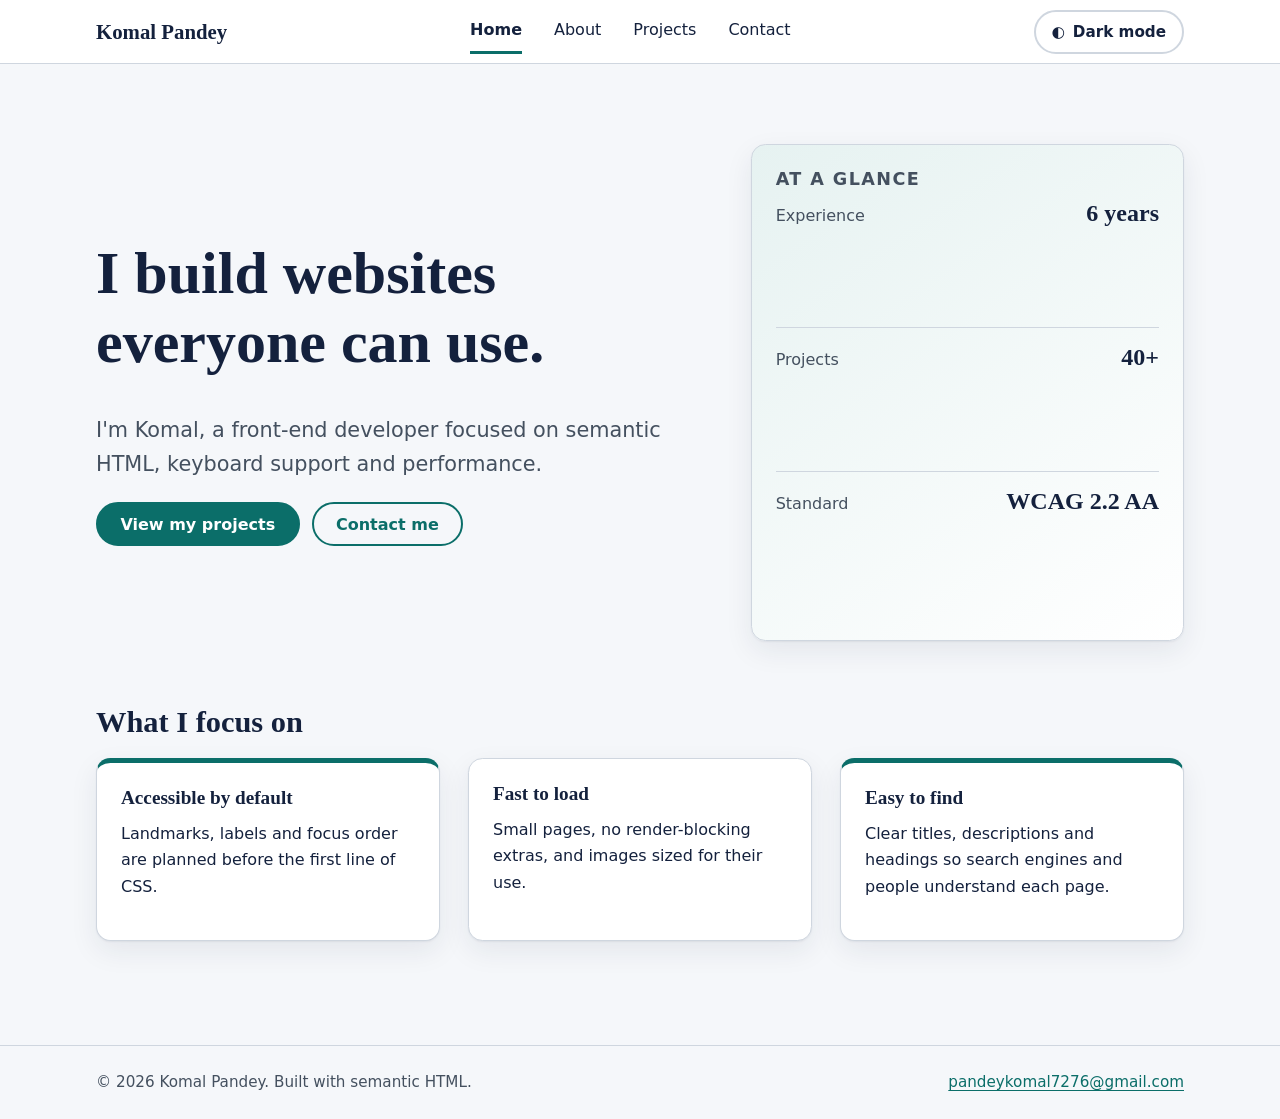
<file: index.html>
<!DOCTYPE html>
<html lang="en">
<head>
<meta charset="utf-8">
<meta name="viewport" content="width=device-width, initial-scale=1">
<title>Komal Pandey | Front-End Developer</title>
<meta name="description" content="Portfolio of Komal Pandey, a front-end developer building fast, accessible websites and web apps.">
<meta name="author" content="Komal Pandey">
<meta name="robots" content="index, follow">
<meta name="theme-color" content="#0b6e69">
<link rel="canonical" href="https://www.example.com/index.html">
<meta property="og:type" content="website">
<meta property="og:title" content="Komal Pandey | Front-End Developer">
<meta property="og:description" content="Portfolio of Komal Pandey, a front-end developer building fast, accessible websites and web apps.">
<meta property="og:url" content="https://www.example.com/index.html">
<meta name="twitter:card" content="summary">
<link rel="icon" href="data:image/svg+xml,%3Csvg xmlns=%27http://www.w3.org/2000/svg%27 viewBox=%270 0 32 32%27%3E%3Crect width=%2732%27 height=%2732%27 rx=%276%27 fill=%27%230b6e69%27/%3E%3Ctext x=%2716%27 y=%2723%27 font-size=%2720%27 text-anchor=%27middle%27 fill=%27white%27 font-family=%27Georgia%27%3EK%3C/text%3E%3C/svg%3E">
<link rel="stylesheet" href="styles.css">
<script src="theme.js"></script>
</head>
<body>
<a class="skip-link" href="#main">Skip to main content</a>
<header class="site-header"><div class="wrap"><a class="brand" href="index.html" aria-label="Komal Pandey, home">Komal Pandey</a><nav aria-label="Main"><ul class="nav-list"><li><a href="index.html" aria-current="page">Home</a></li><li><a href="about.html">About</a></li><li><a href="projects.html">Projects</a></li><li><a href="contact.html">Contact</a></li></ul></nav><button class="theme-toggle" type="button" aria-pressed="false"><span aria-hidden="true">◐</span><span>Dark mode</span></button></div></header>
<main id="main" tabindex="-1">
<div class="wrap">
<section class="hero" aria-labelledby="hero-title">
<div class="hero-copy">
<h1 id="hero-title">I build websites everyone can use.</h1>
<p class="lead">I'm Komal, a front-end developer focused on semantic HTML, keyboard support and performance.</p>
<div class="actions"><a class="btn" href="projects.html">View my projects</a><a class="btn btn-outline" href="contact.html">Contact me</a></div></div>
<aside class="hero-card" aria-labelledby="glance-title"><h2 id="glance-title">At a glance</h2><dl class="stats"><div><dt>Experience</dt><dd>6 years</dd></div><div><dt>Projects</dt><dd>40+</dd></div><div><dt>Standard</dt><dd>WCAG 2.2 AA</dd></div></dl></aside>
</section>
<section aria-labelledby="focus-title">
<h2 id="focus-title">What I focus on</h2>
<ul class="grid">
<li class="project"><h3>Accessible by default</h3><p>Landmarks, labels and focus order are planned before the first line of CSS.</p></li>
<li class="project"><h3>Fast to load</h3><p>Small pages, no render-blocking extras, and images sized for their use.</p></li>
<li class="project"><h3>Easy to find</h3><p>Clear titles, descriptions and headings so search engines and people understand each page.</p></li>
</ul>
</section>
</div>
</main>
<footer class="site-footer"><div class="wrap"><p>&copy; 2026 Komal Pandey. Built with semantic HTML.</p><nav aria-label="Footer"><a href="mailto:pandeykomal7276@gmail.com">pandeykomal7276@gmail.com</a></nav></div></footer>
</body>
</html>
</file>
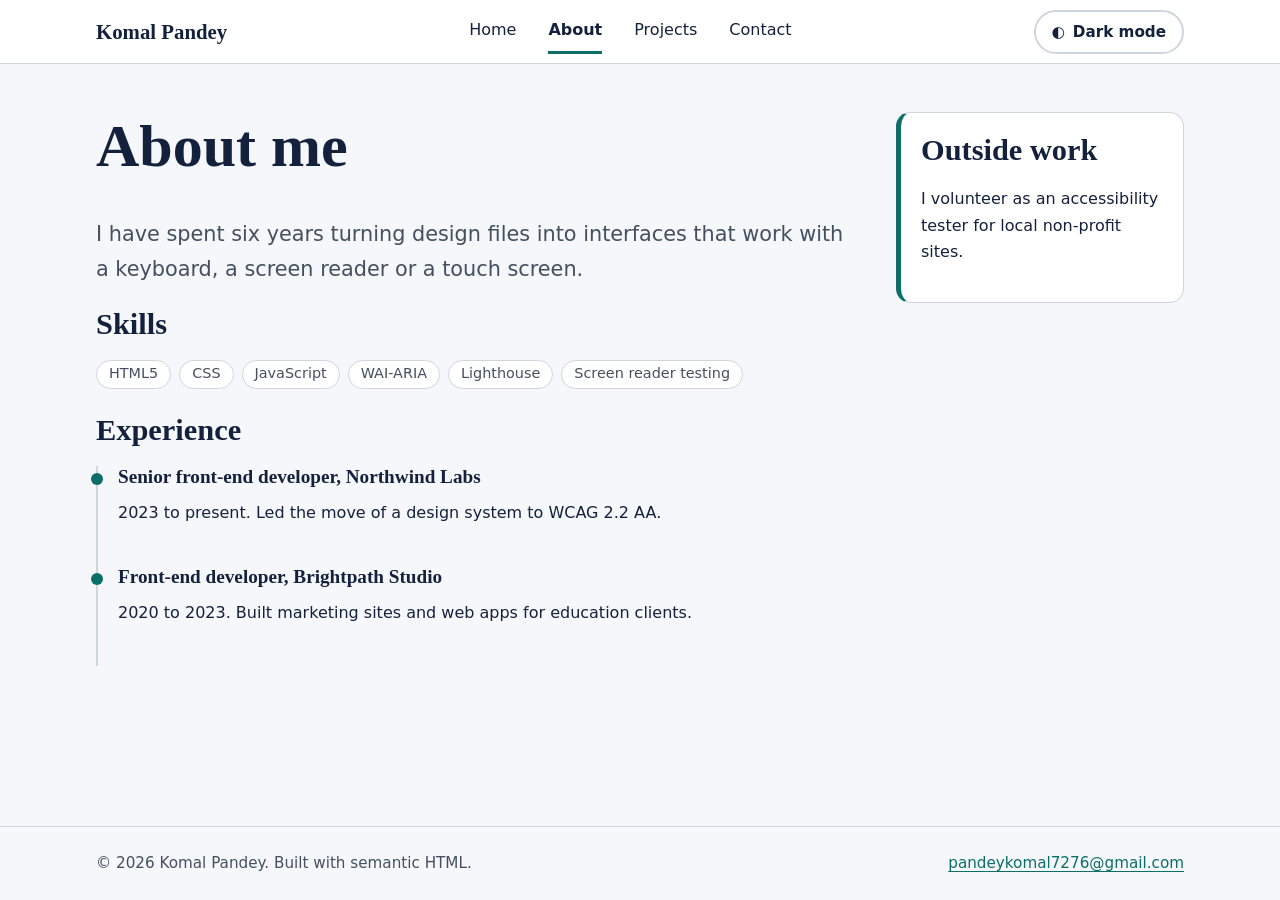
<file: about.html>
<!DOCTYPE html>
<html lang="en">
<head>
<meta charset="utf-8">
<meta name="viewport" content="width=device-width, initial-scale=1">
<title>About Komal Pandey | Front-End Developer</title>
<meta name="description" content="Learn about Komal Pandey's background, skills and experience building accessible web interfaces.">
<meta name="author" content="Komal Pandey">
<meta name="robots" content="index, follow">
<meta name="theme-color" content="#0b6e69">
<link rel="canonical" href="https://www.example.com/about.html">
<meta property="og:type" content="website">
<meta property="og:title" content="About Komal Pandey | Front-End Developer">
<meta property="og:description" content="Learn about Komal Pandey's background, skills and experience building accessible web interfaces.">
<meta property="og:url" content="https://www.example.com/about.html">
<meta name="twitter:card" content="summary">
<link rel="icon" href="data:image/svg+xml,%3Csvg xmlns=%27http://www.w3.org/2000/svg%27 viewBox=%270 0 32 32%27%3E%3Crect width=%2732%27 height=%2732%27 rx=%276%27 fill=%27%230b6e69%27/%3E%3Ctext x=%2716%27 y=%2723%27 font-size=%2720%27 text-anchor=%27middle%27 fill=%27white%27 font-family=%27Georgia%27%3EK%3C/text%3E%3C/svg%3E">
<link rel="stylesheet" href="styles.css">
<script src="theme.js"></script>
</head>
<body>
<a class="skip-link" href="#main">Skip to main content</a>
<header class="site-header"><div class="wrap"><a class="brand" href="index.html" aria-label="Komal Pandey, home">Komal Pandey</a><nav aria-label="Main"><ul class="nav-list"><li><a href="index.html">Home</a></li><li><a href="about.html" aria-current="page">About</a></li><li><a href="projects.html">Projects</a></li><li><a href="contact.html">Contact</a></li></ul></nav><button class="theme-toggle" type="button" aria-pressed="false"><span aria-hidden="true">◐</span><span>Dark mode</span></button></div></header>
<main id="main" tabindex="-1">
<div class="wrap about-layout">
<article aria-labelledby="about-title">
<h1 id="about-title">About me</h1>
<p class="lead">I have spent six years turning design files into interfaces that work with a keyboard, a screen reader or a touch screen.</p>
<section aria-labelledby="skills-title"><h2 id="skills-title">Skills</h2>
<ul class="tags"><li>HTML5</li><li>CSS</li><li>JavaScript</li><li>WAI-ARIA</li><li>Lighthouse</li><li>Screen reader testing</li></ul></section>
<section aria-labelledby="exp-title"><h2 id="exp-title">Experience</h2>
<ol class="timeline">
<li><h3>Senior front-end developer, Northwind Labs</h3><p><time datetime="2023">2023</time> to present. Led the move of a design system to WCAG 2.2 AA.</p></li>
<li><h3>Front-end developer, Brightpath Studio</h3><p><time datetime="2020">2020</time> to <time datetime="2023">2023</time>. Built marketing sites and web apps for education clients.</p></li>
</ol></section>
</article>
<aside class="note" aria-labelledby="aside-title"><h2 id="aside-title">Outside work</h2><p>I volunteer as an accessibility tester for local non-profit sites.</p></aside>
</div>
</main>
<footer class="site-footer"><div class="wrap"><p>&copy; 2026 Komal Pandey. Built with semantic HTML.</p><nav aria-label="Footer"><a href="mailto:pandeykomal7276@gmail.com">pandeykomal7276@gmail.com</a></nav></div></footer>
</body>
</html>
</file>
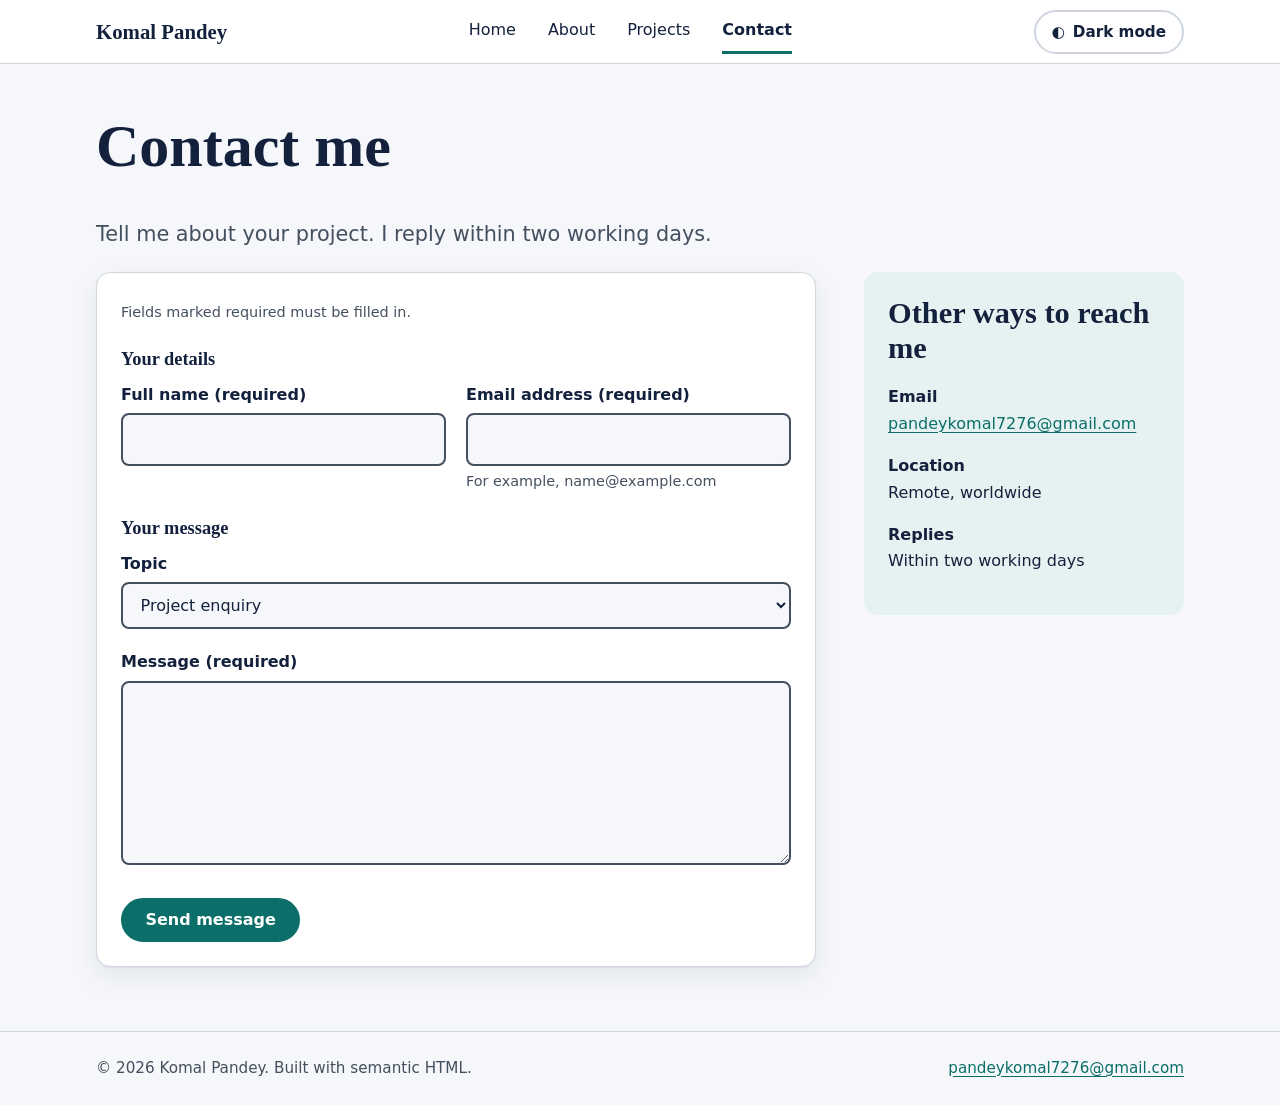
<file: contact.html>
<!DOCTYPE html>
<html lang="en">
<head>
<meta charset="utf-8">
<meta name="viewport" content="width=device-width, initial-scale=1">
<title>Contact Komal Pandey | Front-End Developer</title>
<meta name="description" content="Send Komal Pandey a message about a project, a job opportunity or a collaboration.">
<meta name="author" content="Komal Pandey">
<meta name="robots" content="index, follow">
<meta name="theme-color" content="#0b6e69">
<link rel="canonical" href="https://www.example.com/contact.html">
<meta property="og:type" content="website">
<meta property="og:title" content="Contact Komal Pandey | Front-End Developer">
<meta property="og:description" content="Send Komal Pandey a message about a project, a job opportunity or a collaboration.">
<meta property="og:url" content="https://www.example.com/contact.html">
<meta name="twitter:card" content="summary">
<link rel="icon" href="data:image/svg+xml,%3Csvg xmlns=%27http://www.w3.org/2000/svg%27 viewBox=%270 0 32 32%27%3E%3Crect width=%2732%27 height=%2732%27 rx=%276%27 fill=%27%230b6e69%27/%3E%3Ctext x=%2716%27 y=%2723%27 font-size=%2720%27 text-anchor=%27middle%27 fill=%27white%27 font-family=%27Georgia%27%3EK%3C/text%3E%3C/svg%3E">
<link rel="stylesheet" href="styles.css">
<script src="theme.js"></script>
</head>
<body>
<a class="skip-link" href="#main">Skip to main content</a>
<header class="site-header"><div class="wrap"><a class="brand" href="index.html" aria-label="Komal Pandey, home">Komal Pandey</a><nav aria-label="Main"><ul class="nav-list"><li><a href="index.html">Home</a></li><li><a href="about.html">About</a></li><li><a href="projects.html">Projects</a></li><li><a href="contact.html" aria-current="page">Contact</a></li></ul></nav><button class="theme-toggle" type="button" aria-pressed="false"><span aria-hidden="true">◐</span><span>Dark mode</span></button></div></header>
<main id="main" tabindex="-1">
<div class="wrap">
<h1>Contact me</h1>
<p class="lead">Tell me about your project. I reply within two working days.</p>
<div class="contact-layout">
<form id="contact-form" action="#" method="post" novalidate aria-describedby="form-help">
<p id="form-help" class="hint">Fields marked required must be filled in.</p>
<fieldset><legend>Your details</legend>
<div><label for="name">Full name (required)</label><input id="name" name="name" type="text" autocomplete="name" required aria-describedby="name-err"><p id="name-err" class="error" hidden></p></div>
<div><label for="email">Email address (required)</label><input id="email" name="email" type="email" autocomplete="email" required aria-describedby="email-hint email-err"><p id="email-hint" class="hint">For example, name@example.com</p><p id="email-err" class="error" hidden></p></div>
</fieldset>
<fieldset><legend>Your message</legend>
<div><label for="topic">Topic</label><select id="topic" name="topic"><option>Project enquiry</option><option>Job opportunity</option><option>Other</option></select></div>
<div><label for="message">Message (required)</label><textarea id="message" name="message" rows="6" required aria-describedby="msg-err"></textarea><p id="msg-err" class="error" hidden></p></div>
</fieldset>
<div><button class="btn" type="submit">Send message</button></div>
<div id="status" class="status" role="status" aria-live="polite" tabindex="-1"></div>
</form>
<aside class="contact-info" aria-labelledby="info-title"><h2 id="info-title">Other ways to reach me</h2><ul class="info-list"><li><strong>Email</strong><a href="mailto:pandeykomal7276@gmail.com">pandeykomal7276@gmail.com</a></li><li><strong>Location</strong><span>Remote, worldwide</span></li><li><strong>Replies</strong><span>Within two working days</span></li></ul></aside>
</div>
</div>
</main>
<footer class="site-footer"><div class="wrap"><p>&copy; 2026 Komal Pandey. Built with semantic HTML.</p><nav aria-label="Footer"><a href="mailto:pandeykomal7276@gmail.com">pandeykomal7276@gmail.com</a></nav></div></footer>
<script>
(function(){
var f=document.getElementById("contact-form"),s=document.getElementById("status");
var rules=[["name","name-err","Enter your full name."],["email","email-err","Enter a valid email address, like name@example.com."],["message","msg-err","Enter a message."]];
f.addEventListener("submit",function(e){
e.preventDefault();s.textContent="";var first=null;
rules.forEach(function(r){var i=document.getElementById(r[0]),m=document.getElementById(r[1]);
var bad=!i.value.trim()||(i.type==="email"&&!/^[^\s@]+@[^\s@]+\.[^\s@]+$/.test(i.value));
i.setAttribute("aria-invalid",bad);m.hidden=!bad;m.textContent=bad?r[2]:"";
if(bad&&!first)first=i;});
if(first){first.focus();s.textContent="Message not sent. Fix the errors above and try again.";return;}
/* Connect this to your form service here (e.g. fetch to your endpoint). */
s.textContent="Thanks, your message is ready to send. Connect the form to a backend to deliver it.";
s.focus();f.reset();
});
})();
</script>
</body>
</html>
</file>
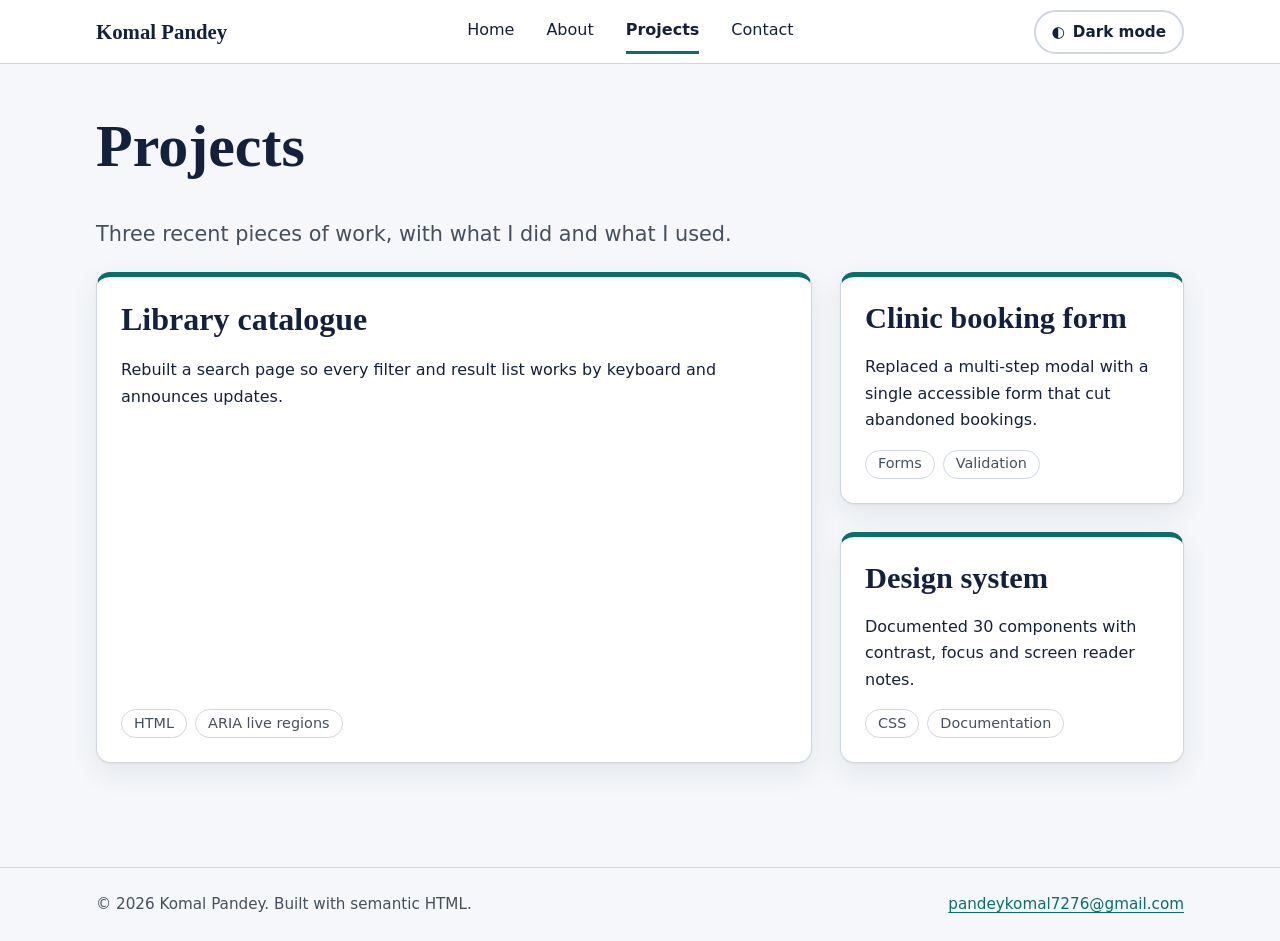
<file: projects.html>
<!DOCTYPE html>
<html lang="en">
<head>
<meta charset="utf-8">
<meta name="viewport" content="width=device-width, initial-scale=1">
<title>Projects | Komal Pandey</title>
<meta name="description" content="Selected accessible web projects by Komal Pandey, with the problem, approach and tools used.">
<meta name="author" content="Komal Pandey">
<meta name="robots" content="index, follow">
<meta name="theme-color" content="#0b6e69">
<link rel="canonical" href="https://www.example.com/projects.html">
<meta property="og:type" content="website">
<meta property="og:title" content="Projects | Komal Pandey">
<meta property="og:description" content="Selected accessible web projects by Komal Pandey, with the problem, approach and tools used.">
<meta property="og:url" content="https://www.example.com/projects.html">
<meta name="twitter:card" content="summary">
<link rel="icon" href="data:image/svg+xml,%3Csvg xmlns=%27http://www.w3.org/2000/svg%27 viewBox=%270 0 32 32%27%3E%3Crect width=%2732%27 height=%2732%27 rx=%276%27 fill=%27%230b6e69%27/%3E%3Ctext x=%2716%27 y=%2723%27 font-size=%2720%27 text-anchor=%27middle%27 fill=%27white%27 font-family=%27Georgia%27%3EK%3C/text%3E%3C/svg%3E">
<link rel="stylesheet" href="styles.css">
<script src="theme.js"></script>
</head>
<body>
<a class="skip-link" href="#main">Skip to main content</a>
<header class="site-header"><div class="wrap"><a class="brand" href="index.html" aria-label="Komal Pandey, home">Komal Pandey</a><nav aria-label="Main"><ul class="nav-list"><li><a href="index.html">Home</a></li><li><a href="about.html">About</a></li><li><a href="projects.html" aria-current="page">Projects</a></li><li><a href="contact.html">Contact</a></li></ul></nav><button class="theme-toggle" type="button" aria-pressed="false"><span aria-hidden="true">◐</span><span>Dark mode</span></button></div></header>
<main id="main" tabindex="-1">
<div class="wrap">
<h1>Projects</h1>
<p class="lead">Three recent pieces of work, with what I did and what I used.</p>
<ul class="grid grid-featured">
<li><article class="project" aria-labelledby="p1"><h2 id="p1">Library catalogue</h2><p>Rebuilt a search page so every filter and result list works by keyboard and announces updates.</p><ul class="tags" aria-label="Tools used"><li>HTML</li><li>ARIA live regions</li></ul></article></li>
<li><article class="project" aria-labelledby="p2"><h2 id="p2">Clinic booking form</h2><p>Replaced a multi-step modal with a single accessible form that cut abandoned bookings.</p><ul class="tags" aria-label="Tools used"><li>Forms</li><li>Validation</li></ul></article></li>
<li><article class="project" aria-labelledby="p3"><h2 id="p3">Design system</h2><p>Documented 30 components with contrast, focus and screen reader notes.</p><ul class="tags" aria-label="Tools used"><li>CSS</li><li>Documentation</li></ul></article></li>
</ul>
</div>
</main>
<footer class="site-footer"><div class="wrap"><p>&copy; 2026 Komal Pandey. Built with semantic HTML.</p><nav aria-label="Footer"><a href="mailto:pandeykomal7276@gmail.com">pandeykomal7276@gmail.com</a></nav></div></footer>
</body>
</html>
</file>
<file: styles.css>
/* ---------- Design tokens (light default, dark via data-theme or OS setting) ---------- */
:root{--bg:#f5f7fa;--surface:#fff;--surface-2:#e6f2f1;--ink:#14213d;--muted:#44505f;--accent:#0b6e69;--on-accent:#fff;--line:#cfd6df;--danger:#b00020;
--shadow:0 1px 2px rgb(20 33 61/.06),0 10px 28px rgb(20 33 61/.08);
--gap:clamp(1rem,3vw,1.75rem);--radius:.9rem;color-scheme:light}
:root[data-theme="dark"]{--bg:#0f1624;--surface:#172033;--surface-2:#12302f;--ink:#eef2f7;--muted:#b6c0cd;--accent:#5fd0c8;--on-accent:#0f1624;--line:#31405a;--danger:#ff9aa8;--shadow:0 10px 28px rgb(0 0 0/.35);color-scheme:dark}
@media (prefers-color-scheme:dark){:root:not([data-theme]){--bg:#0f1624;--surface:#172033;--surface-2:#12302f;--ink:#eef2f7;--muted:#b6c0cd;--accent:#5fd0c8;--on-accent:#0f1624;--line:#31405a;--danger:#ff9aa8;--shadow:0 10px 28px rgb(0 0 0/.35);color-scheme:dark}}

/* ---------- Base (mobile first) ---------- */
*,*::before,*::after{box-sizing:border-box}
html{scroll-behavior:smooth;scroll-padding-top:6rem}
body{margin:0;min-height:100dvh;display:grid;grid-template-rows:auto 1fr auto;background:var(--bg);color:var(--ink);font:1rem/1.65 system-ui,-apple-system,"Segoe UI",Roboto,sans-serif;transition:background-color .3s,color .3s}
h1,h2,h3{font-family:Georgia,"Times New Roman",serif;line-height:1.15;margin:0 0 .6em}
h1{font-size:clamp(2rem,7vw,3.75rem)}h2{font-size:clamp(1.4rem,3.5vw,1.9rem)}h3{font-size:1.2rem}
p,ul,ol{margin:0 0 1em}
p,.measure{max-width:65ch}
a{color:var(--accent);text-underline-offset:.2em}
:focus-visible{outline:3px solid var(--accent);outline-offset:3px}
main:focus{outline:none}
.wrap{width:min(100% - 2.5rem,68rem);margin-inline:auto}
.skip-link{position:absolute;left:1rem;top:-4rem;background:var(--ink);color:var(--bg);padding:.6rem 1rem;z-index:20;border-radius:.4rem}
.skip-link:focus{top:1rem}
.lead{font-size:clamp(1.1rem,2.5vw,1.3rem);color:var(--muted)}
main{padding-block:2rem 3rem}

/* ---------- Header: Grid layout, Flexbox nav ---------- */
.site-header{position:sticky;top:0;z-index:10;background:var(--surface);border-bottom:1px solid var(--line)}
.site-header .wrap{display:grid;grid-template-columns:1fr auto;grid-template-areas:"brand toggle" "nav nav";align-items:center;gap:.25rem 1rem;padding-block:.6rem}
.brand{grid-area:brand;font:700 1.3rem Georgia,serif;color:var(--ink);text-decoration:none}
.site-header nav{grid-area:nav}
.nav-list{display:flex;flex-wrap:wrap;gap:0 1.25rem;list-style:none;margin:0;padding:0}
.nav-list a{display:inline-flex;align-items:center;min-height:2.75rem;color:var(--ink);text-decoration:none;border-bottom:3px solid transparent}
.nav-list a:hover{border-color:var(--line)}
.nav-list a[aria-current="page"]{border-color:var(--accent);font-weight:600}
.theme-toggle{grid-area:toggle;display:inline-flex;align-items:center;gap:.5rem;min-height:2.75rem;padding:0 1rem;background:transparent;color:var(--ink);border:2px solid var(--line);border-radius:2rem;font:600 .95rem system-ui,sans-serif;cursor:pointer}
.theme-toggle:hover{border-color:var(--accent)}
.theme-toggle[aria-pressed="true"] [aria-hidden]{transform:rotate(180deg)}
.theme-toggle [aria-hidden]{transition:transform .3s}

/* ---------- Buttons, tags (Flexbox) ---------- */
.btn{display:inline-flex;align-items:center;justify-content:center;min-height:2.75rem;background:var(--accent);color:var(--on-accent);border:2px solid var(--accent);padding:.5rem 1.4rem;font:600 1rem system-ui,sans-serif;text-decoration:none;border-radius:2rem;cursor:pointer;transition:transform .2s,filter .2s}
.btn:hover{filter:brightness(1.1)}
.btn-outline{background:transparent;color:var(--accent)}
.actions{display:flex;flex-wrap:wrap;gap:.75rem}
.tags{display:flex;flex-wrap:wrap;gap:.5rem;list-style:none;padding:0;margin:auto 0 0;font-size:.9rem;color:var(--muted)}
.tags li{border:1px solid var(--line);border-radius:2rem;padding:.1rem .75rem;background:var(--surface)}
.about-layout .tags{margin:0 0 1.5rem}

/* ---------- Hero ---------- */
.hero{display:grid;gap:2rem;padding-block:1rem 3rem;align-items:center}
.hero-card{background:linear-gradient(145deg,var(--surface-2),var(--surface));border:1px solid var(--line);border-radius:var(--radius);padding:1.5rem;box-shadow:var(--shadow)}
.hero-card h2{font-size:1.1rem;color:var(--muted);text-transform:uppercase;letter-spacing:.08em;font-family:system-ui,sans-serif}
.stats{display:flex;flex-direction:column;gap:1rem;margin:0}
.stats div{display:flex;justify-content:space-between;align-items:baseline;gap:1rem;border-bottom:1px solid var(--line);padding-bottom:.75rem}
.stats div:last-child{border:0;padding:0}
.stats dt{color:var(--muted)}
.stats dd{margin:0;font:700 1.5rem Georgia,serif}

/* ---------- Card grids ---------- */
.grid{display:grid;gap:var(--gap);grid-template-columns:repeat(auto-fit,minmax(min(100%,16rem),1fr));list-style:none;padding:0;margin:0 0 2.5rem}
.grid>li>.project{height:100%}
.project{display:flex;flex-direction:column;background:var(--surface);border:1px solid var(--line);border-radius:var(--radius);padding:1.5rem;box-shadow:var(--shadow)}
.project:nth-child(odd){border-top:5px solid var(--accent)}
.grid-featured{grid-template-columns:1fr}
@media (prefers-reduced-motion:no-preference){
.project{transition:transform .25s,box-shadow .25s}
.project:hover,.project:focus-within{transform:translateY(-4px)}}
@media (prefers-reduced-motion:reduce){html{scroll-behavior:auto}*{transition:none!important}}

/* ---------- About ---------- */
.timeline{list-style:none;padding:0 0 0 1.25rem;border-left:2px solid var(--line)}
.timeline li{position:relative;padding-bottom:1.5rem}
.timeline li::before{content:"";position:absolute;left:calc(-1.25rem - 7px);top:.45rem;width:12px;height:12px;border-radius:50%;background:var(--accent)}
aside.note{background:var(--surface);border:1px solid var(--line);border-left:5px solid var(--accent);border-radius:var(--radius);padding:1.25rem}

/* ---------- Contact ---------- */
.contact-layout{display:grid;gap:2rem}
form{display:grid;gap:1.5rem;background:var(--surface);border:1px solid var(--line);border-radius:var(--radius);padding:1.5rem;box-shadow:var(--shadow)}
fieldset{border:0;padding:0;margin:0;display:grid;gap:1.25rem}
legend{padding:0;margin-bottom:.75rem;font:700 1.15rem Georgia,serif}
label{display:block;font-weight:600;margin-bottom:.3rem}
input,textarea,select{width:100%;font:inherit;color:var(--ink);background:var(--bg);border:2px solid var(--muted);border-radius:.5rem;padding:.7rem .85rem}
.hint{color:var(--muted);font-size:.9rem;margin:.25rem 0 0}
.error{color:var(--danger);font-size:.95rem;font-weight:600;margin:.25rem 0 0}
input[aria-invalid="true"],textarea[aria-invalid="true"]{border-color:var(--danger)}
.status{padding:1rem;border:2px solid var(--accent);border-radius:.5rem}
.status:empty{display:none}
.info-list{display:flex;flex-direction:column;gap:1rem;list-style:none;padding:0}
.info-list li{display:flex;flex-direction:column}
.contact-info{align-self:start;background:var(--surface-2);border-radius:var(--radius);padding:1.5rem}

/* ---------- Footer ---------- */
.site-footer{border-top:1px solid var(--line);padding-block:1.5rem;color:var(--muted);font-size:.95rem}
.site-footer .wrap{display:flex;flex-wrap:wrap;justify-content:space-between;gap:.5rem 1.5rem}
.site-footer p{margin:0}

/* ---------- Tablet (min-width 40em / 640px) ---------- */
@media (min-width:40em){
main{padding-block:3rem 4rem}
.stats{flex-direction:row;flex-wrap:wrap}
.stats div{flex:1 1 8rem;flex-direction:column;border:0;padding:0}
.grid-featured{grid-template-columns:repeat(2,1fr)}
.grid-featured>li:first-child{grid-column:1/-1}
fieldset:first-of-type{grid-template-columns:repeat(2,1fr)}
fieldset:first-of-type legend{grid-column:1/-1}
}
/* ---------- Small desktop (min-width 48em / 768px) ---------- */
@media (min-width:48em){
.site-header .wrap{grid-template-columns:auto 1fr auto;grid-template-areas:"brand nav toggle";gap:1rem 2rem}
.nav-list{justify-content:center;gap:0 2rem}
.hero{grid-template-columns:1.4fr 1fr;gap:3rem;padding-block:2rem 4rem}
.stats{flex-direction:column}
.stats div{flex-direction:row;border-bottom:1px solid var(--line);padding-bottom:.75rem}
.stats div:last-child{border:0;padding:0}
}
/* ---------- Desktop (min-width 64em / 1024px) ---------- */
@media (min-width:64em){
.grid-featured{grid-template-columns:repeat(3,1fr)}
.grid-featured>li:first-child{grid-column:span 2;grid-row:span 2}
.grid-featured>li:first-child h2{font-size:2rem}
.about-layout{display:grid;grid-template-columns:minmax(0,1fr) 18rem;gap:3rem;align-items:start}
.about-layout aside{position:sticky;top:6rem}
.contact-layout{grid-template-columns:minmax(0,1fr) 20rem;gap:3rem}
}
/* ---------- Large screens ---------- */
@media (min-width:90em){body{font-size:1.125rem}.wrap{width:min(100% - 4rem,76rem)}}
</file>
